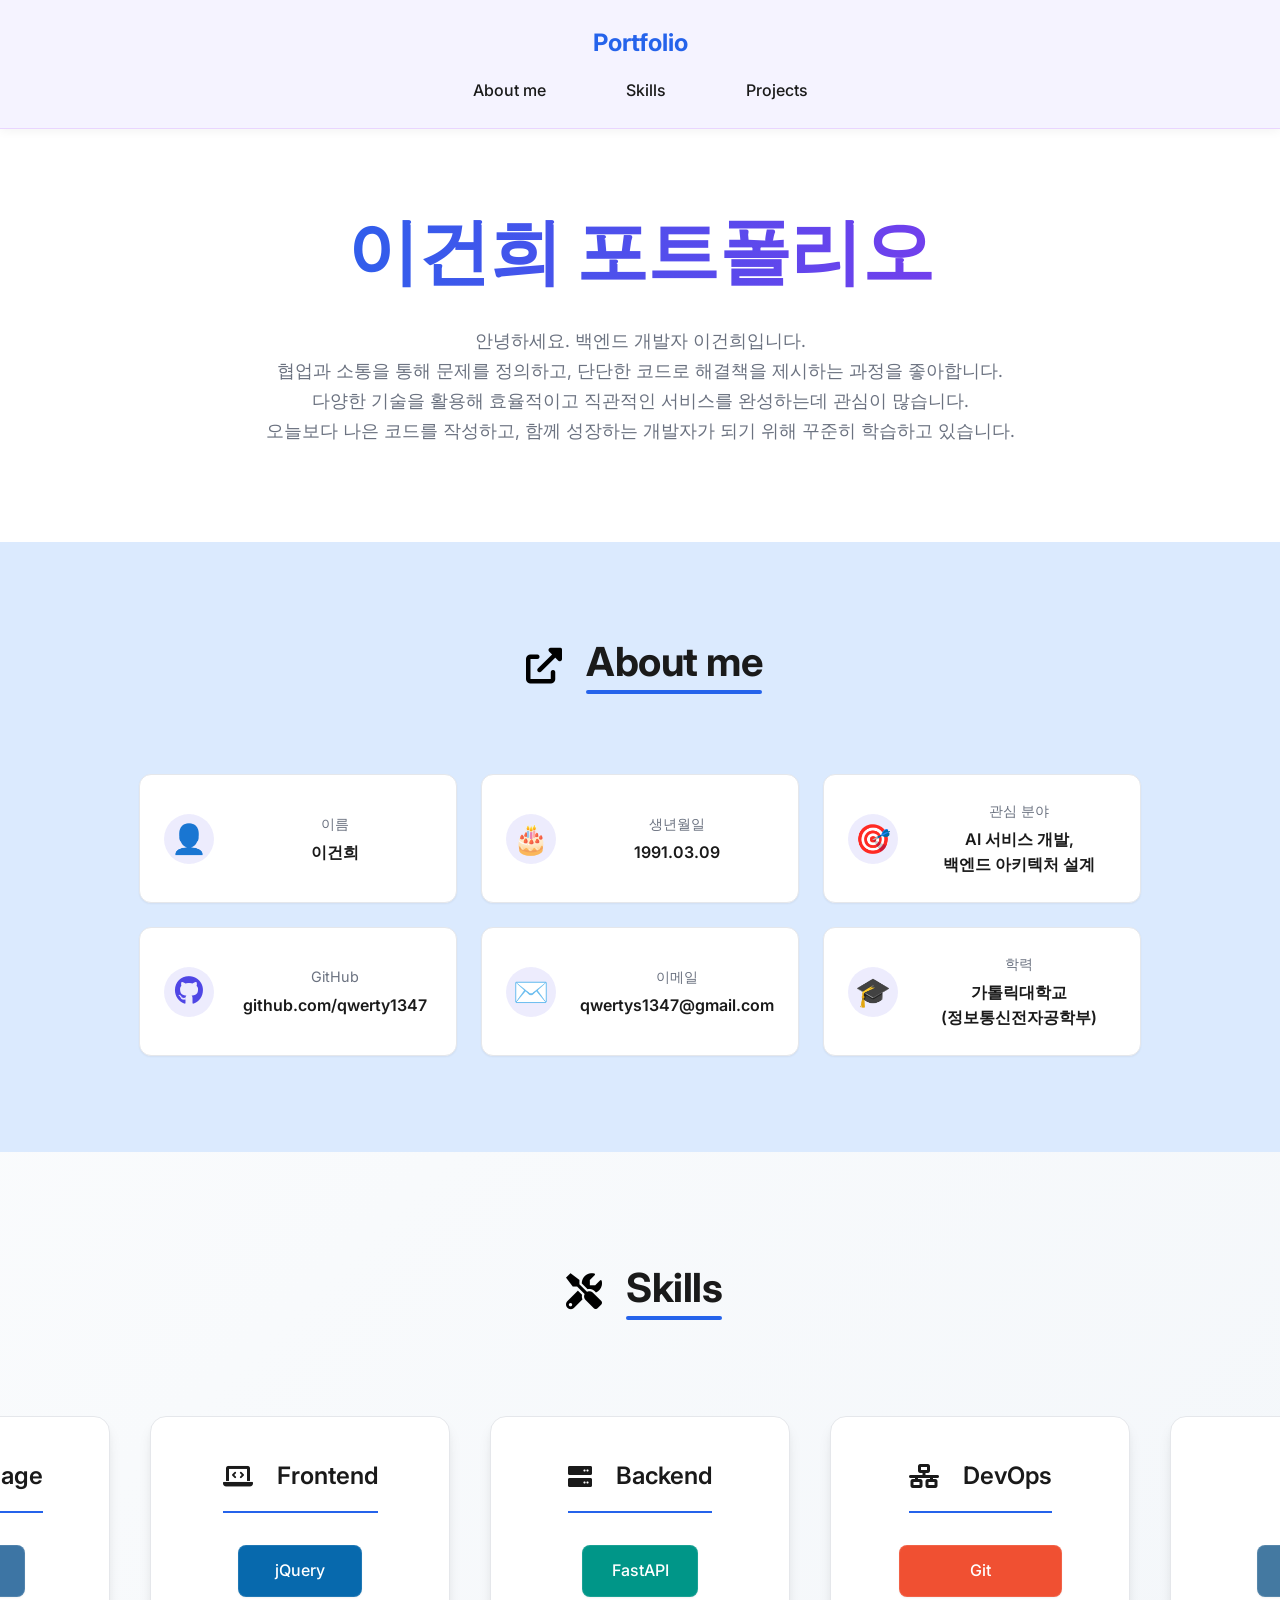
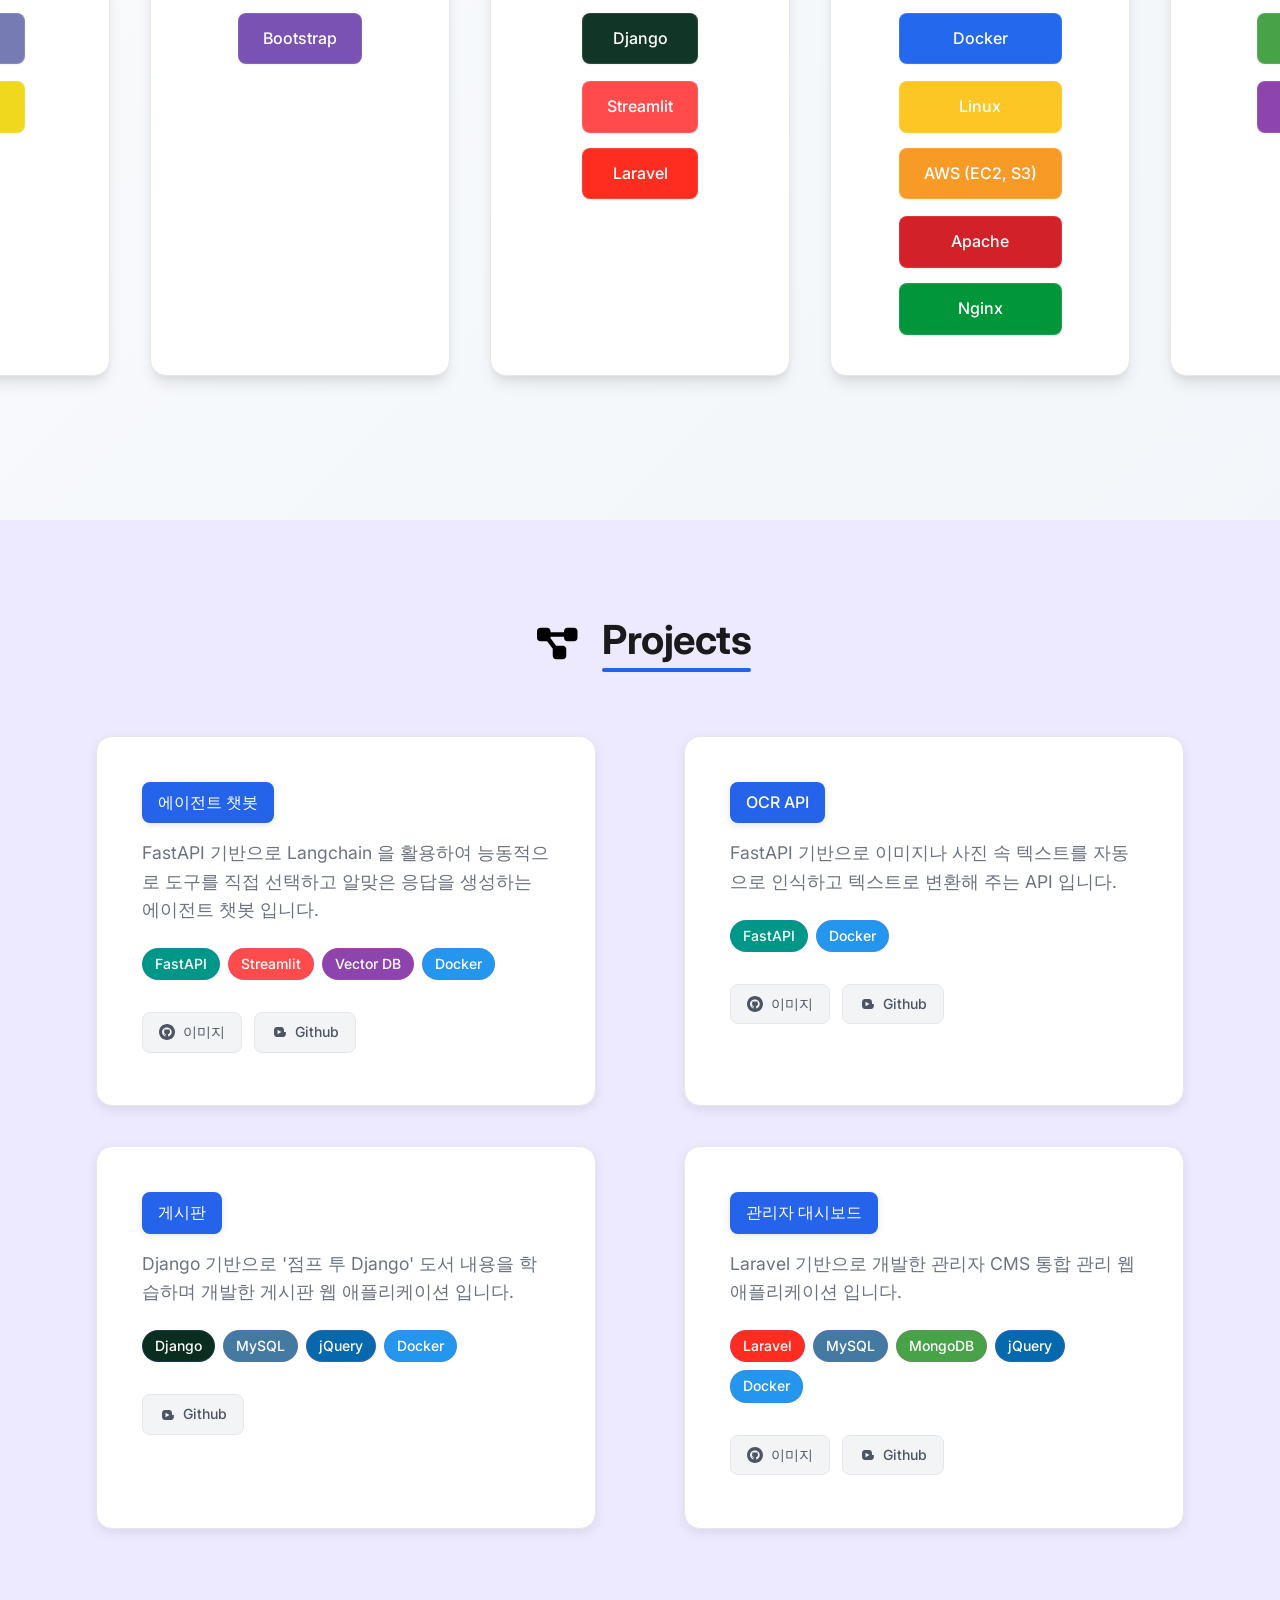
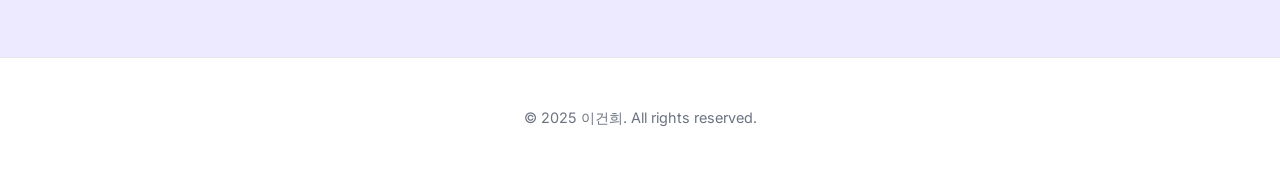
<file: 포트폴리오.html>
<!DOCTYPE html>
<html lang="ko">
<head>
    <meta charset="UTF-8">
    <meta name="viewport" content="width=device-width, initial-scale=1.0">
    <title>개발자 포트폴리오</title>
    <style>
        /* Color Variables */
        :root {
            --primary: #4F46E5;
            --primary-dark: #4338CA;
            --secondary: #10B981;
            --dark: #1F2937;
            --light: #F9FAFB;
            --gray-100: #F3F4F6;
            --gray-200: #E5E7EB;
            --gray-500: #6B7280;
            --gray-700: #374151;
            --shadow-sm: 0 1px 2px 0 rgba(0, 0, 0, 0.05);
            --shadow: 0 4px 6px -1px rgba(0, 0, 0, 0.1), 0 2px 4px -1px rgba(0, 0, 0, 0.06);
            --shadow-md: 0 10px 15px -3px rgba(0, 0, 0, 0.1), 0 4px 6px -2px rgba(0, 0, 0, 0.05);
            --shadow-lg: 0 20px 25px -5px rgba(0, 0, 0, 0.1), 0 10px 10px -5px rgba(0, 0, 0, 0.04);
            --transition: all 0.3s ease;
        }

        /* Dark Mode */
        [data-theme="dark"] {
            --dark: #F9FAFB;
            --light: #111827;
            --gray-100: #1F2937;
            --gray-200: #1F2937;
            --gray-500: #9CA3AF;
            --gray-700: #E5E7EB;
        }

        /* Reset 및 기본 스타일 */
        * {
            margin: 0;
            padding: 0;
            box-sizing: border-box;
            font-family: 'Inter', -apple-system, BlinkMacSystemFont, 'Segoe UI', Roboto, Oxygen, Ubuntu, Cantarell, 'Open Sans', 'Helvetica Neue', sans-serif;
            -webkit-font-smoothing: antialiased;
            -moz-osx-font-smoothing: grayscale;
        }

        :root {
            scroll-padding-top: 80px;  /* 헤더 높이만큼 패딩 추가 */
            --bg-color: #ffffff;
            --text-color: #1a1a1a;
            --text-light: #6b7280;
            --border-color: #e5e7eb;
            --accent-color: #2563eb;
            --hover-bg: #f9fafb;
        }

        [data-theme="dark"] {
            --bg-color: #0a0a0a;
            --text-color: #f9fafb;
            --text-light: #9ca3af;
            --border-color: #2d3748;
            --accent-color: #3b82f6;
            --hover-bg: #111827;
        }

        body {
            line-height: 1.6;
            color: var(--text-color);
            background-color: var(--bg-color);
            min-height: 100vh;
            margin: 0;
            padding: 0;
            font-weight: 400;
            transition: background-color 0.3s ease, color 0.3s ease;
        }

        a {
            text-decoration: underline;
            text-decoration-color: var(--accent-color);
            text-decoration-thickness: 2px;
            text-underline-offset: 4px;
            text-decoration-skip-ink: none;
            color: var(--accent-color);
            transition: opacity 0.2s ease;
        }

        a:hover {
            opacity: 0.8;
        }

        .container {
            max-width: 1400px;
            margin: 0 auto;
            padding: 0 2.5rem;
            display: flex;
            flex-direction: column;
            align-items: center;
            text-align: center;
        }

        /* 헤더 스타일 */
        header {
            position: fixed;
            top: 0;
            left: 0;
            width: 100%;
            z-index: 1000;
            padding: 1rem 0;
            transition: all 0.3s ease;
            background-color: #f5f3ff; /* 연한 라벤더 계열 */
            box-shadow: 0 2px 10px rgba(0, 0, 0, 0.05);
            border-bottom: 1px solid #e9d5ff; /* 연한 보라색 계열의 테두리 */
            color: #4c1d95; /* 진한 보라색 계열의 텍스트 */
        }

        .nav-container {
            display: flex;
            justify-content: space-between;
            align-items: center;
            max-width: 1200px;
            margin: 0 auto;
            padding: 0 2rem;
        }

        .logo {
            font-size: 1.5rem;
            font-weight: 700;
            color: var(--accent-color);
            text-decoration: none;
            white-space: nowrap;
            padding: 0.5rem 1rem;
            border-radius: 6px;
            transition: all 0.3s ease;
        }

        .logo:hover {
            background-color: rgba(0, 0, 0, 0.05);
        }

        .nav-links {
            display: flex;
            gap: 2.5rem;
            align-items: center;
        }

        .nav-links a {
            color: var(--text-color);
            text-decoration: none;
            font-weight: 500;
            font-size: 1rem;
            transition: all 0.3s ease;
            position: relative;
            padding: 0.5rem 1rem;
            border-radius: 6px;
            margin: 0 0.25rem;
        }

        .nav-links a:hover {
            color: var(--accent-color);
            background-color: rgba(0, 0, 0, 0.03);
        }

        .nav-links a::after {
            content: '';
            position: absolute;
            bottom: 0;
            left: 0;
            width: 0;
            height: 2px;
            background-color: var(--accent-color);
            transition: width 0.3s ease;
        }

        .nav-links a:hover {
            color: var(--accent-color);
        }

        .nav-links a:hover::after {
            width: 100%;
        }

        .theme-toggle {
            background: none;
            border: none;
            color: var(--text-light);
            cursor: pointer;
            font-size: 1.1rem;
            display: flex;
            align-items: center;
            justify-content: center;
            padding: 0.5rem;
            border-radius: 50%;
            transition: all 0.2s ease;
        }

        .theme-toggle:hover {
            background-color: var(--hover-bg);
            color: var(--accent-color);
        }

        /* 메인 콘텐츠 */
        main {
            margin-top: 5rem;
            padding: 6rem 0;
        }

        /* 섹션 공통 스타일 */
        section {
            padding: 6rem 0;
            position: relative;
            transition: background-color 0.3s ease;
        }

        /* About 섹션 배경색 - 연한 블루 */
        #about {
            background-color: #dbeafe;
        }

        [data-theme="dark"] #about {
            background-color: #1e3a8a;
        }

        /* Skills 섹션 배경색 - 연한 그린 */
        #skills {
            background-color: #dcfce7;
        }

        [data-theme="dark"] #skills {
            background-color: #14532d;
        }

        /* Projects 섹션 배경색 - 연한 바이올렛 */
        #projects {
            background-color: #ede9fe;
        }

        [data-theme="dark"] #projects {
            background-color: #3730a3;
        }

        h1, h2, h3, h4, h5, h6 {
            font-weight: 700;
            line-height: 1.2;
            letter-spacing: -0.5px;
            color: var(--text-color);
        }

        h2 {
            font-size: 3rem;
            margin-bottom: 4rem;
            position: relative;
            display: inline-block;
            padding-bottom: 10px;
        }

        h2::after {
            content: '';
            position: absolute;
            bottom: 0;
            left: 0;
            width: 100%;
            height: 4px;
            background: var(--accent-color);
            border-radius: 2px;
        }

        /* 히어로 섹션 */
        .hero {
            min-height: auto;
            display: flex;
            align-items: center;
            padding: 2rem 0;
            margin: 0;
        }

        body {
            margin: 0;
            padding: 0;
        }

        .hero-content {
            max-width: 1000px;
            margin: 0 auto;
            text-align: center;
        }

        .hero h1 {
            font-size: 4.5rem;
            margin-bottom: 2rem;
            line-height: 1.2;
            background: linear-gradient(90deg, var(--accent-color), #7c3aed);
            -webkit-background-clip: text;
            -webkit-text-fill-color: transparent;
            background-clip: text;
        }

        .hero p {
            font-size: 1.5rem;
            color: var(--text-light);
            max-width: 800px;
            margin: 0 auto 4rem;
            line-height: 1.7;
        }

        .btn {
            display: inline-flex;
            align-items: center;
            background-color: var(--accent-color);
            color: white;
            padding: 1.25rem 3rem;
            border-radius: 50px;
            font-weight: 600;
            text-decoration: none;
            transition: all 0.3s ease;
            font-size: 1.3rem;
        }

        .project-title {
            display: inline-block;
            background: var(--accent-color);
            color: white;
            padding: 0.5rem 1rem;
            border-radius: 0.5rem;
            font-size: 1rem;
            font-weight: 500;
            margin-bottom: 1rem;
            box-shadow: 0 2px 8px rgba(0, 0, 0, 0.1);
            transition: all 0.2s ease;
        }

        .project-card:hover .project-title {
            transform: translateY(-2px);
            box-shadow: 0 4px 12px rgba(0, 0, 0, 0.15);
        }

        .btn::before {
            content: '';
            position: absolute;
            top: 0;
            left: 0;
            width: 0;
            height: 100%;
            background: linear-gradient(90deg, var(--primary-dark), var(--primary));
            transition: var(--transition);
            z-index: -1;
        }

        .btn:hover::before {
            width: 100%;
        }

        .btn:hover {
            transform: translateY(-2px);
            box-shadow: 0 7px 20px rgba(79, 70, 229, 0.4);
        }

        .btn:active {
            transform: translateY(0);
        }

        .btn-outline {
            background: transparent;
            border: 2px solid var(--primary);
            color: var(--primary);
            box-shadow: none;
            margin-left: 1rem;
        }

        .btn-outline::before {
            background: var(--primary);
            opacity: 0.1;
        }

        .btn-outline:hover {
            color: white;
        }

        .btn i {
            margin-left: 0.5rem;
            transition: var(--transition);
        }

        .btn:hover i {
            transform: translateX(3px);
        }

        .SectionTitle_link-btn__4fQo1:hover {
            background-color: var(--hover-bg);
        }

        .AboutMe_basic-infos__8_ZHB {
            display: grid;
            grid-template-columns: repeat(auto-fill, minmax(300px, 1fr));
            gap: 1.5rem;
        }

        .AboutMe_basic-info-wrapper__LY6qK {
            margin-bottom: 1rem;
            background: var(--card-bg, #ffffff);
            border-radius: 12px;
            padding: 1.5rem;
            box-shadow: var(--shadow-sm);
            transition: transform 0.2s ease, box-shadow 0.2s ease;
            border: 1px solid var(--border-color, #e5e7eb);
        }

        .AboutMe_basic-info-wrapper__LY6qK:hover {
            transform: translateY(-2px);
            box-shadow: var(--shadow);
        }

        .AboutMe_basic-info__GJ9Sk {
            display: flex;
            align-items: flex-start;
            gap: 1rem;
            height: 100%;
        }

        .AboutMe_icon-img-wrapper__T3T_6 {
            position: relative;
            width: 40px;
            height: 40px;
            flex-shrink: 0;
            display: flex;
            align-items: center;
            justify-content: center;
            background: var(--primary-light, #eef2ff);
            border-radius: 8px;
            padding: 8px;
        }

        .AboutMe_icon-img-wrapper__T3T_6 img {
            width: 24px;
            height: 24px;
            color: var(--primary);
        }

        .AboutMe_field__1z5OU {
            flex: 1;
        }

        .AboutMe_field-label__DcOnU {
            display: block;
            font-size: 0.875rem;
            color: var(--text-light);
            margin-bottom: 0.5rem;
            font-weight: 500;
        }

        .AboutMe_field-value__gZ_aZ {
            font-weight: 600;
            color: var(--text-color);
            line-height: 1.5;
            word-break: break-word;
        }

        /* Dark mode adjustments */
        [data-theme="dark"] .AboutMe_basic-info-wrapper__LY6qK {
            background: var(--card-bg, #1f2937);
            border-color: var(--border-color, #374151);
        }

        [data-theme="dark"] .AboutMe_icon-img-wrapper__T3T_6 {
            background: rgba(79, 70, 229, 0.1);
        }

        /* About Me 섹션 */
        .section-title {
            display: flex;
            align-items: center;
            gap: 1rem;
            margin-bottom: 3rem;
            position: relative;
        }

        .section-title h2 {
            font-size: 2.5rem;
            color: var(--text-color);
            margin: 0;
            position: relative;
            padding-bottom: 0.5rem;
        }

        .section-title h2::after {
            content: '';
            position: absolute;
            bottom: 0;
            left: 0;
            width: 100%;
            height: 4px;
            background: var(--accent-color);
            border-radius: 2px;
        }

        .section-link {
            background: none;
            border: none;
            cursor: pointer;
            padding: 0.5rem;
            border-radius: 50%;
            display: flex;
            align-items: center;
            justify-content: center;
            transition: all 0.3s ease;
        }

        .section-link:hover {
            background-color: var(--hover-bg);
            transform: translateY(-2px);
        }

        .about-grid {
            display: grid;
            grid-template-columns: repeat(3, 1fr);
            gap: 1.5rem;
            margin-top: 2rem;
        }

        .about-card {
            background: var(--bg-color);
            border: 1px solid var(--border-color);
            border-radius: 12px;
            padding: 1.5rem;
            display: flex;
            align-items: center;
            gap: 1.5rem;
            transition: all 0.3s ease;
            box-shadow: var(--shadow-sm);
        }

        .about-card:hover {
            transform: translateY(-5px);
            box-shadow: var(--shadow-md);
            border-color: var(--accent-color);
        }

        .about-icon {
            font-size: 1.8rem;
            width: 50px;
            height: 50px;
            border-radius: 50%;
            background: rgba(79, 70, 229, 0.1);
            display: flex;
            align-items: center;
            justify-content: center;
            flex-shrink: 0;
            color: var(--primary);
        }

        .about-info {
            flex: 1;
        }

        .about-info label {
            display: block;
            font-size: 0.9rem;
            color: var(--text-light);
            margin-bottom: 0.3rem;
        }

        .about-value {
            font-weight: 600;
            color: var(--text-color);
            word-break: break-word;
        }

        @media (max-width: 1024px) {
            .about-grid {
                grid-template-columns: repeat(2, 1fr);
            }
        }

        @media (max-width: 640px) {
            .about-grid {
                grid-template-columns: 1fr;
            }

            .section-title h2 {
                font-size: 2rem;
            }
        }

        /* 프로젝트 그리드 */
        .projects-grid {
            display: grid;
            grid-template-columns: repeat(2, 1fr);
            gap: 2.5rem;
            margin: 2rem auto;
            max-width: 1200px;
            width: 100%;
            padding: 0 2rem;
            justify-items: center;
        }

        @media (max-width: 1024px) {
            .projects-grid {
                grid-template-columns: 1fr;
                max-width: 600px;
            }

            .project-card {
                width: 100%;
                max-width: 600px;
            }

            .nav-links {
                gap: 1.5rem;
            }

            .nav-links a {
                font-size: 0.9rem;
            }
        }

        .project-card {
            border: 1px solid var(--border-color);
            border-radius: 16px;
            overflow: hidden;
            transition: all 0.3s ease;
            background: var(--bg-color);
            width: 100%;
            max-width: 500px;
            box-sizing: border-box;
            margin: 0 auto;
            padding: 2rem;
            box-shadow: 0 4px 12px rgba(0, 0, 0, 0.08);
        }

        .project-card:hover {
            transform: translateY(-8px);
            box-shadow: 0 20px 40px rgba(0, 0, 0, 0.1);
            border-color: var(--accent-color);
        }

        .project-img {
            width: 100%;
            height: 300px;
            object-fit: cover;
            border-bottom: 1px solid var(--border-color);
        }

        .project-info {
            padding: 0.8rem;
            text-align: left;
        }

        .project-info h3 {
            font-size: 2rem;
            margin-bottom: 1.25rem;
            color: var(--text-color);
        }

        .project-info p {
            color: var(--text-light);
            margin-bottom: 1.5rem;
            font-size: 1.1rem;
            line-height: 1.6;
        }

        .project-tags {
            display: flex;
            flex-wrap: wrap;
            gap: 0.5rem;
            margin-top: 1rem;
        }

        .tag {
            background: rgba(79, 70, 229, 0.1);
            color: var(--primary);
            padding: 0.25rem 0.75rem;
            border-radius: 1rem;
            font-size: 0.875rem;
            font-weight: 500;
            transition: all 0.2s ease;
            border: 1px solid rgba(99, 102, 241, 0.2);
        }

        .project-card:hover .tag {
            background-color: #4F46E5;
            color: white;
            transform: translateY(-2px);
            box-shadow: 0 4px 12px rgba(79, 70, 229, 0.2);
        }

        .project-card .tag:nth-child(2n) {
            background-color: rgba(139, 92, 246, 0.1);
            color: #8B5CF6;
            border-color: rgba(139, 92, 246, 0.2);
        }

        .project-card .tag:nth-child(3n) {
            background-color: rgba(236, 72, 153, 0.1);
            color: #EC4899;
            border-color: rgba(236, 72, 153, 0.2);
        }

        .project-links {
            margin-top: 1.5rem;
            display: flex;
            gap: 0.75rem;
            padding: 0.5rem 0;
        }

        .project-links a {
            display: inline-flex;
            align-items: center;
            gap: 0.5rem;
            padding: 0.5rem 1rem;
            background-color: #f3f4f6;
            color: #4b5563;
            border-radius: 0.5rem;
            text-decoration: none;
            font-size: 0.875rem;
            font-weight: 500;
            transition: all 0.2s ease;
            border: 1px solid #e5e7eb;
        }

        .project-links a:hover {
            background-color: #e5e7eb;
            transform: translateY(-2px);
            box-shadow: 0 2px 8px rgba(0, 0, 0, 0.1);
        }

        .project-links a:first-child::before {
            content: '';
            display: inline-block;
            width: 1rem;
            height: 1rem;
            background-image: url("data:image/svg+xml,%3Csvg xmlns='http://www.w3.org/2000/svg' width='24' height='24' viewBox='0 0 24 24' fill='%234b5563'%3E%3Cpath d='M12 0c-6.627 0-12 5.373-12 12s5.373 12 12 12 12-5.373 12-12-5.373-12-12-12zm2.218 18.616c-.354.069-.468-.149-.468-.336v-1.921c0-.653-.229-1.079-.481-1.296 1.56-.173 3.198-.765 3.198-3.454 0-.765-.273-1.389-.721-1.879.072-.177.312-.889-.069-1.853 0 0-.587-.188-1.923.718-.561-.154-1.159-.231-1.754-.234-.595.003-1.194.08-1.755.234-1.337-.906-1.925-.718-1.925-.718-.379.964-.14 1.676-.067 1.852-.448.49-.722 1.114-.722 1.879 0 2.682 1.634 3.282 3.189 3.459-.2.175-.381.483-.444.936-.397.179-1.413.488-2.037-.582 0 0-.37-.672-1.073-.722 0 0-.683-.009-.048.426 0 0 .46.215.781 1.024.426.795 1.104 1.13 1.838 1.103l.048-.02v1.18c0 .185-.113.404-.462.336-2.782-.925-4.788-3.549-4.788-6.641 0-3.867 3.271-7 7.308-7s7.308 3.133 7.308 7c0 3.091-2.003 5.715-4.782 6.641z'/%3E%3C/svg%3E");
            background-size: contain;
            background-repeat: no-repeat;
        }

        .project-links a:last-child::before {
            content: '';
            display: inline-block;
            width: 1rem;
            height: 1rem;
            background-image: url("data:image/svg+xml,%3Csvg xmlns='http://www.w3.org/2000/svg' width='24' height='24' viewBox='0 0 24 24' fill='%234b5563'%3E%3Cpath d='M19.5 12c0-1.232-.046-2.453-.138-3.662a4.006 4.006 0 0 0-3.7-3.692 43.6 43.6 0 0 0-7.324 0 4.006 4.006 0 0 0-3.7 3.692A31.72 31.72 0 0 0 4.5 12c0 1.236.046 2.454.138 3.662a4.006 4.006 0 0 0 3.7 3.692c1.67.211 3.376.317 5.088.317s3.418-.106 5.088-.317a4.005 4.005 0 0 0 3.7-3.692c.092-1.208.138-2.426.138-3.662zM9.75 15.5v-7l6 3.5-6 3.5z'/%3E%3C/svg%3E");
            background-size: contain;
            background-repeat: no-repeat;
        }

        .project-links a:hover::before {
            filter: brightness(0.8);
        }

        .project-card:hover .tag:nth-child(2n) {
            background-color: #8B5CF6;
            color: white;
        }

        .project-card:hover .tag:nth-child(3n) {
            background-color: #EC4899;
            color: white;
        }

        /* 기술 스택 */
        .skills-container {
            display: flex;
            flex-wrap: nowrap;
            overflow-x: auto;
            gap: 2.5rem;
            margin-top: 3rem;
        }

        /* Skills Section - Modern Style */
        #skills {
            padding: 7rem 0;
            background: linear-gradient(135deg, rgba(248, 250, 252, 0.8) 0%, rgba(241, 245, 249, 0.9) 100%);
        }

        [data-theme="dark"] #skills {
            background: linear-gradient(135deg, rgba(17, 24, 39, 0.9) 0%, rgba(31, 41, 55, 0.95) 100%);
        }

        .Skills_skill-sets__J0lAx {
            display: flex;
            flex-wrap: nowrap;
            overflow-x: auto;
            gap: 2.5rem;
            margin-top: 3rem;
            padding-bottom: 2rem;
            scrollbar-width: thin;
            scrollbar-color: var(--gray-400) var(--gray-100);
        }

        /* 스크롤바 스타일링 */
        .Skills_skill-sets__J0lAx::-webkit-scrollbar {
            height: 8px;
        }

        .Skills_skill-sets__J0lAx::-webkit-scrollbar-track {
            background: var(--gray-100);
            border-radius: 4px;
        }

        .Skills_skill-sets__J0lAx::-webkit-scrollbar-thumb {
            background: var(--gray-400);
            border-radius: 4px;
        }

        .Skills_skill-sets__J0lAx::-webkit-scrollbar-thumb:hover {
            background: var(--gray-500);
        }

        .Skills_skill-set__ThBNR {
            background: var(--bg-color);
            border-radius: 1rem;
            padding: 2.5rem;
            box-shadow: var(--shadow-md);
            transition: transform 0.3s ease, box-shadow 0.3s ease;
            border: 1px solid var(--border-color);
            min-width: 300px;
            flex: 0 0 auto;
            display: flex;
            flex-direction: column;
            align-items: center;
        }

        .Skills_skill-set__ThBNR:hover {
            transform: translateY(-5px);
            box-shadow: var(--shadow-lg);
        }

        .Skills_name__77JFy {
            display: flex;
            align-items: center;
            gap: 1rem;
            font-size: 1.5rem;
            font-weight: 600;
            color: var(--text-color);
            margin-bottom: 2rem;
            padding-bottom: 1rem;
            border-bottom: 2px solid var(--accent-color);
        }

        .Skills_name__77JFy img {
            width: 36px;
            height: 36px;
            object-fit: contain;
        }

        .Skills_list__oVEks {
            display: flex;
            flex-direction: column;
            gap: 1rem;
            list-style: none;
            padding: 0;
            margin: 0;
        }

        .Skills_skill__HahNA {
            display: flex;
            align-items: center;
            padding: 0.75rem 1.5rem;
            border-radius: 0.5rem;
            font-size: 1rem;
            font-weight: 500;
            transition: all 0.2s ease;
            box-shadow: var(--shadow-sm);
            border: 1px solid rgba(255, 255, 255, 0.1);
            backdrop-filter: blur(4px);
            position: relative;
            overflow: hidden;
            width: 100%;
            justify-content: center;
            text-align: center;
        }

        .Skills_skill__HahNA::before {
            content: '';
            position: absolute;
            top: 0;
            left: 0;
            right: 0;
            bottom: 0;
            background: linear-gradient(135deg, rgba(255, 255, 255, 0.1) 0%, rgba(255, 255, 255, 0) 100%);
            opacity: 0;
            transition: opacity 0.3s ease;
        }

        .Skills_skill__HahNA:hover::before {
            opacity: 1;
        }

        .Skills_skill__HahNA:hover {
            transform: translateY(-2px);
            box-shadow: var(--shadow);
        }

        /* 반응형 디자인 */
        @media (max-width: 768px) {
            .Skills_skill-set__ThBNR {
                min-width: 320px;
                padding: 2rem;
            }
        }

        .skill-name {
            display: flex;
            justify-content: space-between;
            margin-bottom: 0.75rem;
            font-size: 1.1rem;
            color: var(--text-color);
        }

        .skill-bar {
            height: 10px;
            background: var(--border-color);
            border-radius: 5px;
            overflow: hidden;
        }

        .skill-level {
            height: 100%;
            background: var(--accent-color);
            border-radius: 5px;
            transition: width 1s ease-in-out;
        }



        /* 푸터 */
        footer {
            background-color: var(--bg-color);
            color: var(--text-light);
            text-align: center;
            padding: 3rem 0;
            border-top: 1px solid var(--border-color);
            font-size: 0.9rem;
        }

        /* 반응형 디자인 */
        /* 반응형 스타일 */
        @media (max-width: 1200px) {
            .container {
                max-width: 960px;
            }
        }

        @media (max-width: 992px) {
            .container {
                max-width: 720px;
            }

            .section-title {
                font-size: 2.25rem;
            }

            .hero h1 {
                font-size: 3rem;
            }

            .hero p {
                font-size: 1.125rem;
            }
        }

        @media (max-width: 768px) {
            .container {
                max-width: 540px;
            }

            .section-title {
                font-size: 2rem;
                margin-bottom: 2.5rem;
            }

            .hero h1 {
                font-size: 2.5rem;
            }

            .hero p {
                font-size: 1.1rem;
            }

            .btn {
                padding: 0.75rem 1.75rem;
                font-size: 0.95rem;
            }

            .about-stats {
                grid-template-columns: repeat(2, 1fr);
            }

            .skill-category {
                min-width: 250px;
            }
        }

        @media (max-width: 576px) {
            .container {
                padding: 0 1.25rem;
            }

            .section-title {
                font-size: 1.75rem;
            }

            .hero h1 {
                font-size: 2rem;
            }

            .hero p {
                font-size: 1rem;
            }

            .btn-group {
                display: flex;
                flex-direction: column;
                gap: 1rem;
                width: 100%;
            }

            .btn {
                width: 100%;
                margin: 0 !important;
            }

            .about-stats {
                grid-template-columns: 1fr;
            }
            .projects-grid {
                grid-template-columns: 1fr;
            }
        }

        .hero p {
            font-size: 1.1rem;
            padding: 0 1rem;
        }

        .projects-grid {
            grid-template-columns: repeat(2, 1fr);
        }

        .skills-container {
            grid-template-columns: 1fr;
        }

    </style>
    <link href="https://fonts.googleapis.com/css2?family=Inter:wght@300;400;500;600;700&display=swap" rel="stylesheet">
    <link rel="stylesheet" href="https://cdnjs.cloudflare.com/ajax/libs/font-awesome/6.0.0-beta3/css/all.min.css">
</head>
<body>
    <!-- 헤더 -->
    <header>
        <div class="container nav-container">
            <a href="#" class="logo">Portfolio</a>
            <nav class="nav-links">
                <a href="#about">About me</a>
                <a href="#skills">Skills</a>
                <a href="#projects">Projects</a>
            </nav>
        </div>
    </header>

    <main style="margin-bottom: 0; padding-bottom: 0;">
        <!-- 히어로 섹션 -->
        <section class="hero">
            <div class="container">
                <div class="hero-content">
                    <h1>이건희 포트폴리오</h1>
                    <p>
                        안녕하세요. 백엔드 개발자 이건희입니다.<br/>
                        협업과 소통을 통해 문제를 정의하고, 단단한 코드로 해결책을 제시하는 과정을 좋아합니다.<br/>
                        다양한 기술을 활용해 효율적이고 직관적인 서비스를 완성하는데 관심이 많습니다.<br/>
                        오늘보다 나은 코드를 작성하고, 함께 성장하는 개발자가 되기 위해 꾸준히 학습하고 있습니다.
                    </p>
                    <!-- <a href="#projects" class="btn">프로젝트 보기</a> -->
                </div>
            </div>
        </section>

        <!-- 소개 섹션 -->
        <section id="about">
            <div class="container">
                <div class="section-title">
                    <button class="section-link" aria-label="섹션 링크 버튼">
                        <i class="fas fa-external-link-alt" style="font-size: 2.25rem;"></i>
                    </button>
                    <h2>About me</h2>
                </div>
                <div class="about-grid">
                    <div class="about-card">
                        <div class="about-icon">👤</div>
                        <div class="about-info">
                            <label>이름</label>
                            <div class="about-value">이건희</div>
                        </div>
                    </div>
                    <div class="about-card">
                        <div class="about-icon">🎂</div>
                        <div class="about-info">
                            <label>생년월일</label>
                            <div class="about-value">1991.03.09</div>
                        </div>
                    </div>
                    <div class="about-card">
                        <div class="about-icon">🎯</div>
                        <div class="about-info">
                            <label>관심 분야</label>
                            <div class="about-value">AI 서비스 개발,<br/>백엔드 아키텍처 설계</div>
                        </div>
                    </div>
                    <a href="https://github.com/qwerty1347" target="_blank" class="about-card" style="text-decoration: none;">
                        <div class="about-icon"><i class="fab fa-github"></i></div>
                        <div class="about-info">
                            <label>GitHub</label>
                            <div class="about-value">github.com/qwerty1347</div>
                        </div>
                    </a>
                    <div class="about-card">
                        <div class="about-icon">✉️</div>
                        <div class="about-info">
                            <label>이메일</label>
                            <div class="about-value">qwertys1347@gmail.com</div>
                        </div>
                    </div>
                    <div class="about-card">
                        <div class="about-icon">🎓</div>
                        <div class="about-info">
                            <label>학력</label>
                            <div class="about-value">가톨릭대학교<br/> (정보통신전자공학부)</div>
                        </div>
                    </div>
                </div>
            </div>
        </section>

        <!-- 기술 스택 섹션 -->
        <section id="skills">
            <div class="container">
                <div class="section-title">
                    <button class="section-link" aria-label="섹션 링크 버튼">
                        <i class="fas fa-tools" style="font-size: 2.25rem;"></i>
                    </button>
                    <h2>Skills</h2>
                </div>
                <div class="Skills_skill-sets__J0lAx">
                    <!-- Language -->
                    <div class="Skills_skill-set__ThBNR">
                        <div class="Skills_name__77JFy">
                            <i class="fas fa-code" style="font-size: 1.5rem; margin-right: 0.5rem;"></i>
                            Language
                        </div>
                        <ul class="Skills_list__oVEks">
                            <li class="Skills_skill__HahNA" style="background-color:#3d75a4;color:#ffffff">Python</li>
                            <li class="Skills_skill__HahNA" style="background-color:#777BB4;color:#ffffff">PHP</li>
                            <li class="Skills_skill__HahNA" style="background-color:#efd81d;color:#000000">JavaScript</li>
                            <!-- <li class="Skills_skill__HahNA" style="background-color:#2f74c0;color:#ffffff">TypeScript</li>
                            <li class="Skills_skill__HahNA" style="background-color:#d13d35;color:#ffffff">Java</li>
                            <li class="Skills_skill__HahNA" style="background-color:#ae36e0;color:#ffffff">Kotlin</li> -->
                        </ul>
                    </div>

                    <!-- Frontend -->
                    <div class="Skills_skill-set__ThBNR">
                        <div class="Skills_name__77JFy">
                            <i class="fas fa-laptop-code" style="font-size: 1.5rem; margin-right: 0.5rem;"></i>
                            Frontend
                        </div>
                        <ul class="Skills_list__oVEks">
                            <li class="Skills_skill__HahNA" style="background-color:#0769AD;color:#ffffff;">jQuery</li>
                            <li class="Skills_skill__HahNA" style="background-color:#7952B3;color:#ffffff;">Bootstrap</li>
                            <!-- <li class="Skills_skill__HahNA" style="background-color:#000000;color:#ffffff">Next.js / React</li>
                            <li class="Skills_skill__HahNA" style="background-color:#49443e;color:#ffffff">Zustand</li>
                            <li class="Skills_skill__HahNA" style="background-color:#3c7ce6;color:#ffffff">Recoil</li>
                            <li class="Skills_skill__HahNA" style="background-color:#ff4260;color:#ffffff">React-Query</li>
                            <li class="Skills_skill__HahNA" style="background-color:#423058;color:#ffffff">Apollo-Client</li>
                            <li class="Skills_skill__HahNA" style="background-color:#0f1931;color:#ffffff">React-Hook-Form</li>
                            <li class="Skills_skill__HahNA" style="background-color:#ce6b9c;color:#ffffff">Sass</li>
                            <li class="Skills_skill__HahNA" style="background-color:#38bdf8;color:#ffffff">Tailwind CSS</li>
                            <li class="Skills_skill__HahNA" style="background-color:#c43bad;color:#ffffff">Emotion</li>
                            <li class="Skills_skill__HahNA" style="background-color:#8869ee;color:#ffffff">Vite</li> -->
                        </ul>
                    </div>

                    <!-- Backend -->
                    <div class="Skills_skill-set__ThBNR">
                        <div class="Skills_name__77JFy">
                            <i class="fas fa-server" style="font-size: 1.5rem; margin-right: 0.5rem;"></i>
                            Backend
                        </div>
                        <ul class="Skills_list__oVEks">
                            <li class="Skills_skill__HahNA" style="background-color:#009688;color:#ffffff">FastAPI</li>
                            <li class="Skills_skill__HahNA" style="background-color:#113527;color:#ffffff">Django</li>
                            <li class="Skills_skill__HahNA" style="background-color:#FF4B4B;color:#ffffff">Streamlit</li>
                            <li class="Skills_skill__HahNA" style="background-color:#FF2D20;color:#ffffff">Laravel</li>
                            <!-- <li class="Skills_skill__HahNA" style="background-color:#82b355;color:#ffffff">Spring (Boot)</li>
                            <li class="Skills_skill__HahNA" style="background-color:#18363f;color:#ffffff">Gradle</li>
                            <li class="Skills_skill__HahNA" style="background-color:#ffcd34;color:#000000">Firebase</li>
                            <li class="Skills_skill__HahNA" style="background-color:#30a26e;color:#ffffff">Supabase</li> -->
                        </ul>
                    </div>

                    <!-- DevOps -->
                    <div class="Skills_skill-set__ThBNR">
                        <div class="Skills_name__77JFy">
                            <i class="fas fa-network-wired" style="font-size: 1.5rem; margin-right: 0.5rem;"></i>
                            DevOps
                        </div>
                        <ul class="Skills_list__oVEks">
                            <li class="Skills_skill__HahNA" style="background-color:#F05032;color:#ffffff;">Git</li>
                            <li class="Skills_skill__HahNA" style="background-color:#2468ee;color:#ffffff">Docker</li>
                            <li class="Skills_skill__HahNA" style="background-color:#FCC624;color:#ffffff;">Linux</li>
                            <li class="Skills_skill__HahNA" style="background-color:#f79b26;color:#ffffff">AWS (EC2, S3)</li>
                            <li class="Skills_skill__HahNA" style="background-color:#D22128;color:#FFFFFF;">Apache</li>
                            <li class="Skills_skill__HahNA" style="background-color:#009639;color:#FFFFFF;">Nginx</li>
                            <!-- <li class="Skills_skill__HahNA" style="background-color:#486edf;color:#ffffff">Kubernetes</li>
                            <li class="Skills_skill__HahNA" style="background-color:#db4e3f;color:#ffffff">Redis</li>
                            <li class="Skills_skill__HahNA" style="background-color:#5bbeb5;color:#ffffff">Elastic Search</li>
                            <li class="Skills_skill__HahNA" style="background-color:#000000;color:#ffffff">Vercel</li> -->
                        </ul>
                    </div>

                    <!-- DevOps -->
                    <div class="Skills_skill-set__ThBNR">
                        <div class="Skills_name__77JFy">
                            <i class="fas fa-database" style="font-size: 1.5rem; margin-right: 0.5rem;"></i>
                            DB
                        </div>
                        <ul class="Skills_list__oVEks">
                            <li class="Skills_skill__HahNA" style="background-color:#4479A1;color:#FFFFFF;">MySQL</li>
                            <li class="Skills_skill__HahNA" style="background-color:#47A248;color:#FFFFFF;">MongoDB</li>
                            <li class="Skills_skill__HahNA" style="background-color:#8E44AD;color:#FFFFFF;">Vector DB</li>
                        </ul>
                    </div>
                </div>
            </div>
        </section>

        <!-- 프로젝트 섹션 -->
        <section id="projects">
            <div class="container">
                <div class="section-title">
                    <button class="section-link" aria-label="섹션 링크 버튼">
                        <i class="fas fa-project-diagram" style="font-size: 2.25rem;"></i>
                    </button>
                    <h2>Projects</h2>
                </div>
                <div class="projects-grid" style="margin-top: 1rem;">
                    <div class="project-card">
                        <div class="project-info">
                            <span class="project-title">에이전트 챗봇</span>
                            <p>FastAPI 기반으로 Langchain 을 활용하여 능동적으로 도구를 직접 선택하고 알맞은 응답을 생성하는 에이전트 챗봇 입니다.</p>
                            <div class="project-tags">
                                <span class="tag" style="background-color:#009688;color:#FFFFFF;">FastAPI</span>
                                <span class="tag" style="background-color:#FF4B4B;color:#FFFFFF;">Streamlit</span>
                                <span class="tag" style="background-color:#8E44AD;color:#FFFFFF;">Vector DB</span>
                                <span class="tag" style="background-color:#2496ED;color:#FFFFFF;">Docker</span>
                            </div>
                            <div class="project-links">
                                <a href="https://www.notion.so/FastAPI-Streamlit-29f4e65ad833805195b0cf45bac9692a" target="_blank">
                                    <span>이미지</span>
                                </a>
                                <a href="https://github.com/qwerty1347/fastapi-chatbot" target="_blank">
                                    <span>Github</span>
                                </a>
                            </div>
                        </div>
                    </div>

                    <div class="project-card">
                        <div class="project-info">
                            <span class="project-title">OCR API</span>
                            <p>FastAPI 기반으로 이미지나 사진 속 텍스트를 자동으로 인식하고 텍스트로 변환해 주는 API 입니다.</p>
                            <div class="project-tags">
                                <span class="tag" style="background-color:#009688;color:#FFFFFF;">FastAPI</span>
                                <span class="tag" style="background-color:#2496ED;color:#FFFFFF;">Docker</span>
                            </div>
                            <div class="project-links">
                                <a href="https://www.notion.so/FastAPI-OCR-API-27c4e65ad8338002bb64cf104b0d2edd" target="_blank">
                                    <span>이미지</span>
                                </a>
                                <a href="https://github.com/qwerty1347/fastapi-ocr" target="_blank">
                                    <span>Github</span>
                                </a>
                            </div>
                        </div>
                    </div>

                    <div class="project-card">
                        <div class="project-info">
                            <span class="project-title">게시판</span>
                            <p>Django 기반으로 '점프 투 Django' 도서 내용을 학습하며 개발한 게시판 웹 애플리케이션 입니다.</p>
                            <div class="project-tags">
                                <span class="tag" style="background-color:#092E20;color:#FFFFFF;">Django</span>
                                <span class="tag" style="background-color:#4479A1;color:#FFFFFF;">MySQL</span>
                                <span class="tag" style="background-color:#0769AD;color:#FFFFFF;">jQuery</span>
                                <span class="tag" style="background-color:#2496ED;color:#FFFFFF;">Docker</span>
                            </div>
                            <div class="project-links">
                                <!-- <a href="#" target="_blank">
                                    <span>이미지</span>
                                </a> -->
                                <a href="https://github.com/qwerty1347/jump_to_django" target="_blank">
                                    <span>Github</span>
                                </a>
                            </div>
                        </div>
                    </div>

                    <div class="project-card">
                        <div class="project-info">
                            <span class="project-title">관리자 대시보드</span>
                            <p>Laravel 기반으로 개발한 관리자 CMS 통합 관리 웹 애플리케이션 입니다.</p>
                            <div class="project-tags">
                                <span class="tag" style="background-color:#FF2D20;color:#FFFFFF;">Laravel</span>
                                <span class="tag" style="background-color:#4479A1;color:#FFFFFF;">MySQL</span>
                                <span class="tag" style="background-color:#47A248;color:#FFFFFF;">MongoDB</span>
                                <span class="tag" style="background-color:#0769AD;color:#FFFFFF;">jQuery</span>
                                <span class="tag" style="background-color:#2496ED;color:#FFFFFF;">Docker</span>
                            </div>
                            <div class="project-links">
                                <a href="https://www.notion.so/larevel8-CMS-1cb4e65ad83380b6ba9dde5dfcae4af2?source=copy_link" target="_blank">
                                    <span>이미지</span>
                                </a>
                                <a href="https://github.com/qwerty1347/laravel8-cms" target="_blank">
                                    <span>Github</span>
                                </a>
                            </div>
                        </div>
                    </div>
                </div>
            </div>
        </section>
    </main>

    <!-- 푸터 -->
    <footer>
        <div class="container">
            <p>© 2025 이건희. All rights reserved.</p>
        </div>
    </footer>
</body>
</html>
</file>
